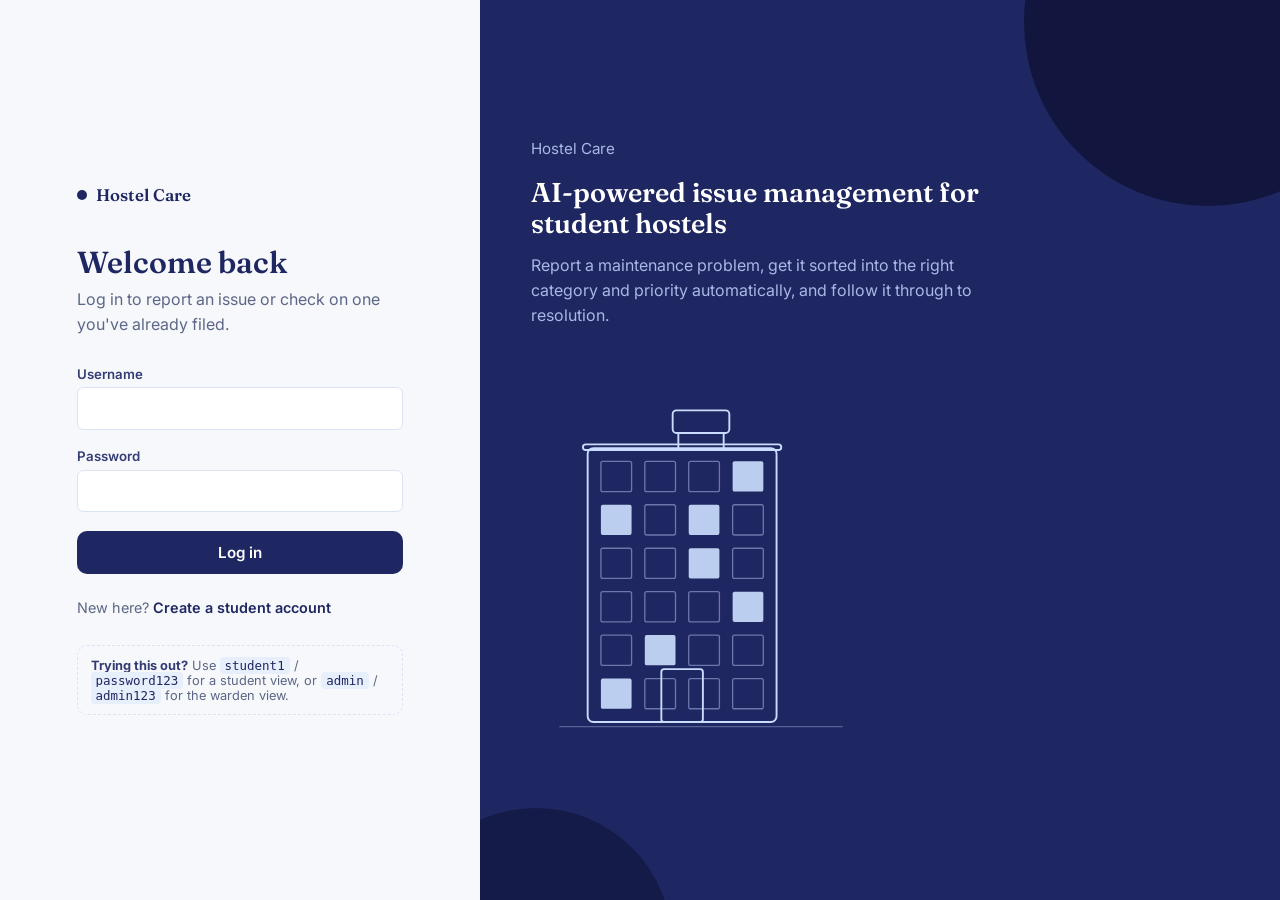
<file: index.html>
<!DOCTYPE html>
<html lang="en">
<head>
<meta charset="UTF-8">
<meta name="viewport" content="width=device-width, initial-scale=1.0">
<title>Log in · Hostel Care</title>
<link rel="manifest" href="manifest.json">
<meta name="theme-color" content="#1E2761">
<link rel="apple-touch-icon" href="apple-touch-icon.png">
<link rel="preconnect" href="https://fonts.googleapis.com">
<link href="https://fonts.googleapis.com/css2?family=Fraunces:wght@500;600&family=Inter:wght@400;500;600;700&display=swap" rel="stylesheet">
<link rel="stylesheet" href="css/styles.css">
</head>
<body>
<div class="auth-shell">
  <div class="auth-form-side">
    <div class="auth-panel">
      <a class="brand-mark" href="index.html"><span class="brand-dot"></span>Hostel Care</a>

      <h1>Welcome back</h1>
      <p class="lede">Log in to report an issue or check on one you've already filed.</p>

      <div id="formBanner"></div>

      <form id="loginForm" novalidate>
        <div class="field">
          <label for="username">Username</label>
          <input type="text" id="username" name="username" autocomplete="username" required>
        </div>
        <div class="field">
          <label for="password">Password</label>
          <input type="password" id="password" name="password" autocomplete="current-password" required>
        </div>
        <button type="submit" class="btn btn-primary btn-block">Log in</button>
      </form>

      <p class="auth-switch">New here? <a href="register.html">Create a student account</a></p>

      <div class="demo-box">
        <strong>Trying this out?</strong> Use <code>student1</code> / <code>password123</code> for a student view, or <code>admin</code> / <code>admin123</code> for the warden view.
      </div>
    </div>
  </div>

  <div class="auth-visual-side">
    <div class="auth-visual-inner">
      <p class="eyebrow-line">Hostel Care</p>
      <h2>AI-powered issue management for student hostels</h2>
      <p>Report a maintenance problem, get it sorted into the right category and priority automatically, and follow it through to resolution.</p>

      <svg class="building-illustration" viewBox="0 0 360 400" xmlns="http://www.w3.org/2000/svg" role="img" aria-label="Illustration of a hostel building at night with some windows lit">
        <line class="bld-ground" x1="30" y1="365" x2="330" y2="365"/>
        <rect class="bld-outline" x="150" y="30" width="60" height="24" rx="4"/>
        <line class="bld-outline" x1="156" y1="54" x2="156" y2="70"/>
        <line class="bld-outline" x1="204" y1="54" x2="204" y2="70"/>
        <rect class="bld-outline" x="55" y="66" width="210" height="6" rx="3"/>
        <rect class="bld-outline" x="60" y="70" width="200" height="290" rx="6"/>
        <rect class="bld-win" x="74.0" y="84.0" width="32.5" height="32.0" rx="2"/>
        <rect class="bld-win" x="120.5" y="84.0" width="32.5" height="32.0" rx="2"/>
        <rect class="bld-win" x="167.0" y="84.0" width="32.5" height="32.0" rx="2"/>
        <rect class="bld-win-lit" x="213.5" y="84.0" width="32.5" height="32.0" rx="2"/>
        <rect class="bld-win-lit" x="74.0" y="130.0" width="32.5" height="32.0" rx="2"/>
        <rect class="bld-win" x="120.5" y="130.0" width="32.5" height="32.0" rx="2"/>
        <rect class="bld-win-lit" x="167.0" y="130.0" width="32.5" height="32.0" rx="2"/>
        <rect class="bld-win" x="213.5" y="130.0" width="32.5" height="32.0" rx="2"/>
        <rect class="bld-win" x="74.0" y="176.0" width="32.5" height="32.0" rx="2"/>
        <rect class="bld-win" x="120.5" y="176.0" width="32.5" height="32.0" rx="2"/>
        <rect class="bld-win-lit" x="167.0" y="176.0" width="32.5" height="32.0" rx="2"/>
        <rect class="bld-win" x="213.5" y="176.0" width="32.5" height="32.0" rx="2"/>
        <rect class="bld-win" x="74.0" y="222.0" width="32.5" height="32.0" rx="2"/>
        <rect class="bld-win" x="120.5" y="222.0" width="32.5" height="32.0" rx="2"/>
        <rect class="bld-win" x="167.0" y="222.0" width="32.5" height="32.0" rx="2"/>
        <rect class="bld-win-lit" x="213.5" y="222.0" width="32.5" height="32.0" rx="2"/>
        <rect class="bld-win" x="74.0" y="268.0" width="32.5" height="32.0" rx="2"/>
        <rect class="bld-win-lit" x="120.5" y="268.0" width="32.5" height="32.0" rx="2"/>
        <rect class="bld-win" x="167.0" y="268.0" width="32.5" height="32.0" rx="2"/>
        <rect class="bld-win" x="213.5" y="268.0" width="32.5" height="32.0" rx="2"/>
        <rect class="bld-win-lit" x="74.0" y="314.0" width="32.5" height="32.0" rx="2"/>
        <rect class="bld-win" x="120.5" y="314.0" width="32.5" height="32.0" rx="2"/>
        <rect class="bld-win" x="167.0" y="314.0" width="32.5" height="32.0" rx="2"/>
        <rect class="bld-win" x="213.5" y="314.0" width="32.5" height="32.0" rx="2"/>
        <rect class="bld-outline" x="138" y="304" width="44" height="56" rx="3"/>
      </svg>
    </div>
  </div>
</div>

<script src="js/store.js"></script>
<script src="js/auth.js"></script>
<script>
  Store.seedIfEmpty();
  if (Store.getCurrentUser()) window.location.href = "dashboard.html";

  document.getElementById("loginForm").addEventListener("submit", function (e) {
    e.preventDefault();
    const username = document.getElementById("username").value.trim();
    const password = document.getElementById("password").value;
    const result = Auth.login(username, password);
    const banner = document.getElementById("formBanner");
    if (result.ok) {
      window.location.href = "dashboard.html";
    } else {
      banner.innerHTML = '<div class="form-banner error">' + result.error + "</div>";
    }
  });

  if ("serviceWorker" in navigator) {
    navigator.serviceWorker.register("sw.js");
  }
</script>
</body>
</html>
</file>
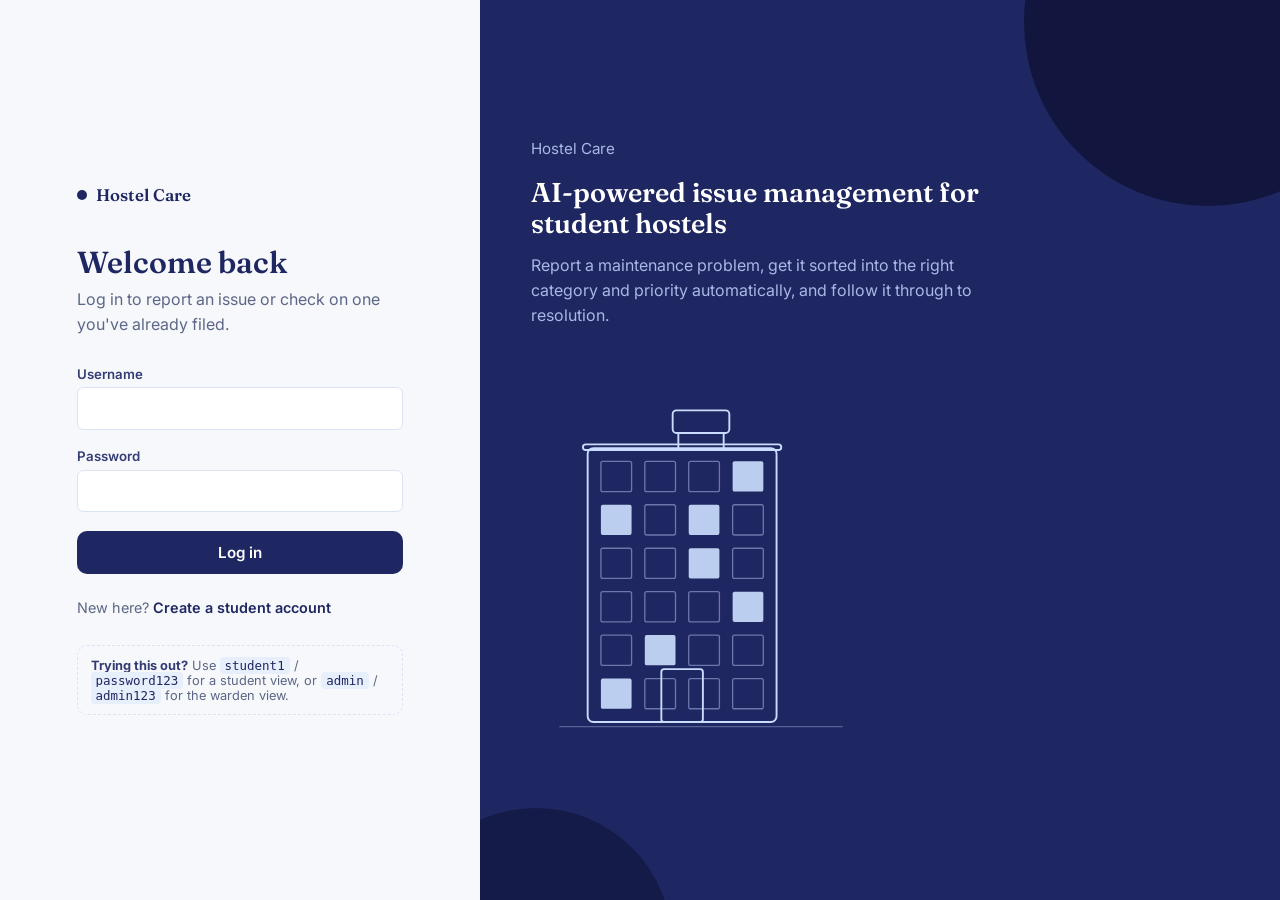
<file: complaint.html>
<!DOCTYPE html>
<html lang="en">
<head>
<meta charset="UTF-8">
<meta name="viewport" content="width=device-width, initial-scale=1.0">
<title>Complaint · Hostel Care</title>
<link rel="manifest" href="manifest.json">
<meta name="theme-color" content="#1E2761">
<link rel="apple-touch-icon" href="apple-touch-icon.png">
<link rel="preconnect" href="https://fonts.googleapis.com">
<link href="https://fonts.googleapis.com/css2?family=Fraunces:wght@500;600&family=Inter:wght@400;500;600;700&display=swap" rel="stylesheet">
<link rel="stylesheet" href="css/styles.css">
</head>
<body>
<div class="app-shell">
  <nav class="sidebar" id="sidebar"></nav>
  <main class="main" id="mainContent">
    <!-- filled by script -->
  </main>
</div>

<script src="js/store.js"></script>
<script src="js/auth.js"></script>
<script src="js/layout.js"></script>
<script>
  Store.seedIfEmpty();
  const user = Layout.mount("dashboard");

  function statusLabel(s) { return { open: "Open", in_progress: "In progress", resolved: "Resolved" }[s] || s; }
  function priorityLabel(p) { return { high: "High", medium: "Medium", low: "Low" }[p] || p; }
  function formatDate(iso) {
    if (!iso) return "—";
    return new Date(iso).toLocaleDateString(undefined, { day: "numeric", month: "short", year: "numeric" });
  }

  if (user) {
    const params = new URLSearchParams(window.location.search);
    const id = params.get("id");
    const justSubmitted = params.get("submitted") === "1";
    const complaint = Store.getComplaintById(id);
    const main = document.getElementById("mainContent");

    if (!complaint) {
      main.innerHTML =
        '<div class="panel detail-card"><div class="unauthorized"><h3>Complaint not found</h3><p>It may have been removed.</p>' +
        '<a class="btn btn-secondary" href="dashboard.html">Back to dashboard</a></div></div>';
    } else if (user.role === "student" && complaint.userId !== user.id) {
      main.innerHTML =
        '<div class="panel detail-card"><div class="unauthorized"><h3>Unauthorized</h3><p>This complaint belongs to another student.</p>' +
        '<a class="btn btn-secondary" href="dashboard.html">Back to dashboard</a></div></div>';
    } else {
      const owner = Store.getUsers().find((u) => u.id === complaint.userId);
      const isAdmin = user.role === "admin";

      let html = "";
      html += '<div class="main-header"><div><p style="margin-bottom:0.3em;"><a href="dashboard.html">&larr; Back to dashboard</a></p></div></div>';
      html += '<div class="panel detail-card"><div class="panel-body">';

      if (justSubmitted) {
        html +=
          '<div class="form-banner success">Complaint filed as ' + complaint.ticketNo +
          " — sorted as <strong>" + complaint.category + "</strong>, " + priorityLabel(complaint.priority).toLowerCase() +
          " priority.</div>";
      }

      html += '<div class="detail-top"><div><p class="ticket-no" style="margin-bottom:0.3em;">' + complaint.ticketNo + '</p><h1>' + Layout.escapeHtml(complaint.title) + "</h1></div></div>";

      html += '<div class="pill-row">' +
        '<span class="pill pill-category">' + complaint.category + '</span>' +
        '<span class="pill pill-' + complaint.priority + '">' + priorityLabel(complaint.priority) + ' priority</span>' +
        '<span class="pill pill-' + complaint.status + '">' + statusLabel(complaint.status) + '</span>' +
        "</div>";

      html += '<div class="detail-meta">';
      html += '<div><div class="k">Filed by</div><div class="v">' + Layout.escapeHtml(owner ? owner.name : "Unknown") + "</div></div>";
      html += '<div><div class="k">Room</div><div class="v">' + Layout.escapeHtml(owner && owner.roomNumber ? owner.roomNumber : "—") + "</div></div>";
      html += '<div><div class="k">Filed on</div><div class="v">' + formatDate(complaint.createdAt) + "</div></div>";
      html += '<div><div class="k">Assigned to</div><div class="v">' + Layout.escapeHtml(complaint.assignedWorker || "Not yet assigned") + "</div></div>";
      html += "</div>";

      html += '<h3 style="font-size:1rem;margin-bottom:0.5em;">Description</h3><p class="description-block">' + Layout.escapeHtml(complaint.description) + "</p>";

      if (complaint.photo) {
        html += '<h3 style="font-size:1rem;margin-bottom:0.5em;">Photo evidence</h3>';
        html += '<img src="' + complaint.photo + '" class="photo-evidence" alt="Photo attached to complaint">';
        if (complaint.photoLabel) {
          html += '<p class="field-hint">🤖 Photo analysis detected: ' + Layout.escapeHtml(complaint.photoLabel) + " (" + complaint.photoConfidence + "% match)</p>";
        }
      }

      html += '<h3 style="font-size:1rem;margin-bottom:0.3em;margin-top:1.2em;">AI classification confidence</h3>';
      html += '<div class="confidence-bar"><span style="width:' + complaint.confidence + '%"></span></div>';
      html += '<p class="field-hint">' + complaint.confidence + "% confident in this category and priority.</p>";

      if (complaint.status === "resolved") {
        html += '<hr class="divider"><h3 style="font-size:1rem;margin-bottom:0.3em;">Resolution</h3>';
        html += '<p class="field-hint" style="margin-bottom:0.5em;">Resolved on ' + formatDate(complaint.resolvedAt) + "</p>";
        html += '<p class="description-block">' + Layout.escapeHtml(complaint.resolutionNotes || "No notes were added.") + "</p>";

        // Feedback: students rate how the resolution went; admins just see it.
        if (!isAdmin) {
          if (complaint.rating) {
            html += '<hr class="divider"><h3 style="font-size:1rem;margin-bottom:0.5em;">Your feedback</h3>';
            html += '<div class="star-display">' + "★".repeat(complaint.rating) + "☆".repeat(5 - complaint.rating) + "</div>";
            if (complaint.feedbackComment) {
              html += '<p class="description-block" style="margin-top:0.5em;">' + Layout.escapeHtml(complaint.feedbackComment) + "</p>";
            }
          } else {
            html += '<hr class="divider"><h3 style="font-size:1rem;margin-bottom:0.5em;">Rate this resolution</h3>';
            html += '<div id="starPicker" class="star-picker">' +
              [1, 2, 3, 4, 5].map((n) => '<span class="star" data-value="' + n + '">☆</span>').join("") +
              "</div>";
            html += '<div class="field" style="margin-top:0.8em;"><textarea id="feedbackComment" placeholder="Anything you\'d like to add (optional)"></textarea></div>';
            html += '<button type="button" id="submitFeedbackBtn" class="btn btn-primary" disabled>Submit feedback</button>';
          }
        } else if (complaint.rating) {
          html += '<hr class="divider"><h3 style="font-size:1rem;margin-bottom:0.5em;">Student feedback</h3>';
          html += '<div class="star-display">' + "★".repeat(complaint.rating) + "☆".repeat(5 - complaint.rating) + "</div>";
          if (complaint.feedbackComment) {
            html += '<p class="description-block" style="margin-top:0.5em;">' + Layout.escapeHtml(complaint.feedbackComment) + "</p>";
          }
        }
      }

      if (isAdmin) {
        const suggestedWorker = complaint.assignedWorker || Store.suggestWorkerForCategory(complaint.category);
        html += '<hr class="divider"><h3 style="font-size:1rem;margin-bottom:0.8em;">Manage this ticket</h3>';
        html += '<form id="manageForm">';
        html += '<div class="field-row">';
        html += '<div class="field"><label for="statusSelect">Status</label><select id="statusSelect">' +
          ["open", "in_progress", "resolved"].map((s) => '<option value="' + s + '"' + (s === complaint.status ? " selected" : "") + '>' + statusLabel(s) + "</option>").join("") +
          "</select></div>";
        html += '<div class="field"><label for="workerSelect">Assign worker</label><select id="workerSelect"><option value="">Not assigned</option>' +
          Store.WORKERS.map((w) => '<option value="' + w + '"' + (w === suggestedWorker ? " selected" : "") + '>' + w + "</option>").join("") +
          "</select>" +
          (!complaint.assignedWorker ? '<p class="field-hint">🤖 AI-suggested based on category — change if needed.</p>' : "") +
          "</div>";
        html += "</div>";
        html += '<div class="field"><label for="notesInput">Resolution notes</label><textarea id="notesInput" placeholder="What was done to fix this?">' + Layout.escapeHtml(complaint.resolutionNotes || "") + "</textarea></div>";
        html += '<div class="field-row" style="align-items:center;">';
        html += '<button type="submit" class="btn btn-primary">Save changes</button>';
        html += '<button type="button" id="deleteBtn" class="btn btn-danger-text" style="margin-left:auto;">Delete ticket</button>';
        html += "</div>";
        html += "</form>";
      }

      html += "</div></div>";
      main.innerHTML = html;

      if (isAdmin) {
        document.getElementById("manageForm").addEventListener("submit", function (e) {
          e.preventDefault();
          const status = document.getElementById("statusSelect").value;
          const assignedWorker = document.getElementById("workerSelect").value;
          const resolutionNotes = document.getElementById("notesInput").value.trim();
          const patch = { status: status, assignedWorker: assignedWorker, resolutionNotes: resolutionNotes };
          if (status === "resolved" && complaint.status !== "resolved") {
            patch.resolvedAt = new Date().toISOString();
          }
          if (status !== "resolved") {
            patch.resolvedAt = null;
          }
          Store.updateComplaint(complaint.id, patch);
          window.location.href = "complaint.html?id=" + complaint.id;
        });

        document.getElementById("deleteBtn").addEventListener("click", function () {
          if (window.confirm("Delete ticket " + complaint.ticketNo + "? This can't be undone.")) {
            Store.deleteComplaint(complaint.id);
            window.location.href = "dashboard.html";
          }
        });
      }

      const starPicker = document.getElementById("starPicker");
      if (starPicker) {
        let selectedRating = 0;
        const stars = starPicker.querySelectorAll(".star");
        const submitBtn = document.getElementById("submitFeedbackBtn");

        function paintStars(value) {
          stars.forEach(function (s) {
            s.textContent = Number(s.dataset.value) <= value ? "★" : "☆";
          });
        }

        stars.forEach(function (s) {
          s.addEventListener("click", function () {
            selectedRating = Number(s.dataset.value);
            paintStars(selectedRating);
            submitBtn.disabled = false;
          });
        });

        submitBtn.addEventListener("click", function () {
          if (!selectedRating) return;
          const comment = document.getElementById("feedbackComment").value.trim();
          Store.submitFeedback(complaint.id, selectedRating, comment);
          window.location.href = "complaint.html?id=" + complaint.id;
        });
      }
    }
  }

  if ("serviceWorker" in navigator) {
    navigator.serviceWorker.register("sw.js");
  }
</script>
</body>
</html>
</file>
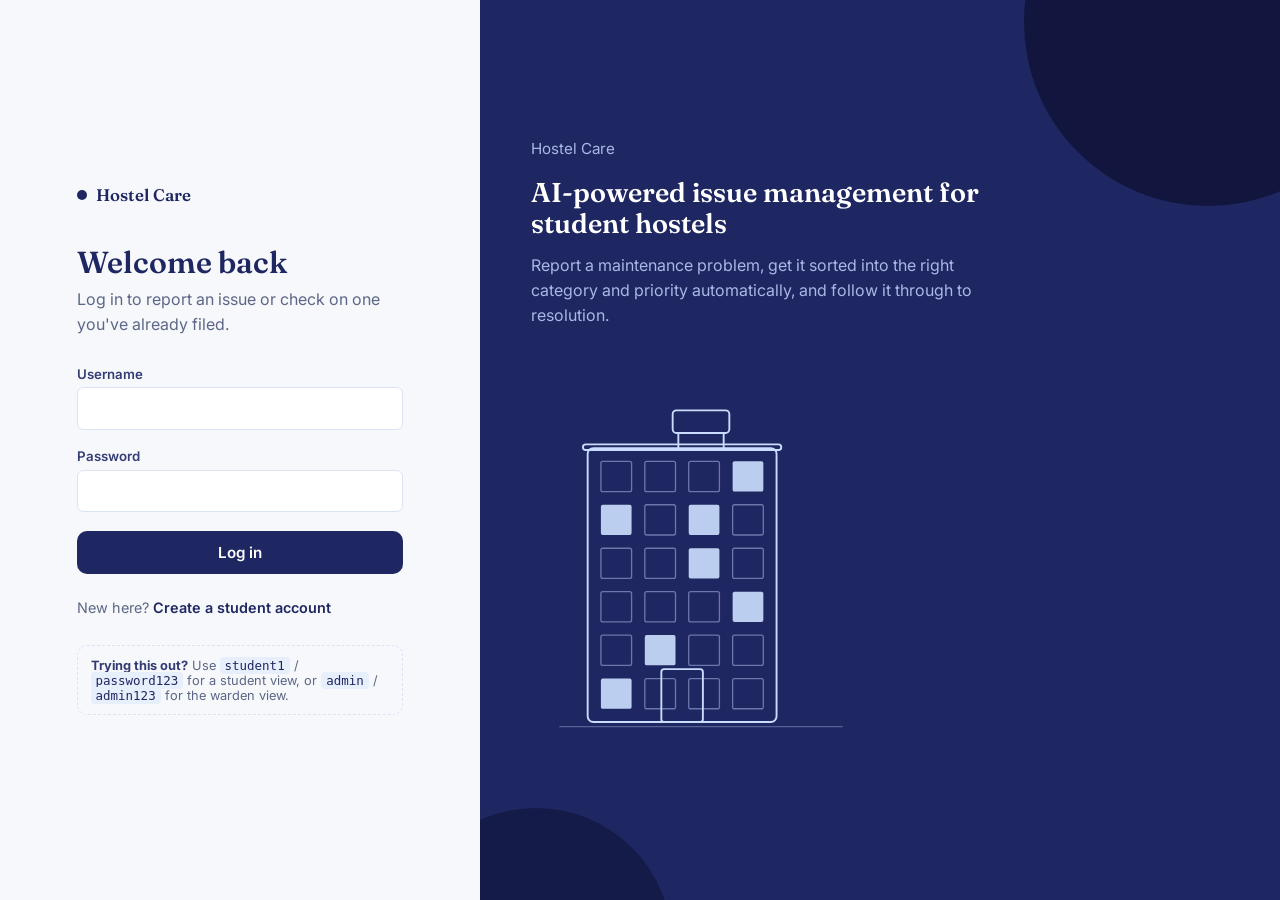
<file: dashboard.html>
<!DOCTYPE html>
<html lang="en">
<head>
<meta charset="UTF-8">
<meta name="viewport" content="width=device-width, initial-scale=1.0">
<title>Dashboard · Hostel Care</title>
<link rel="manifest" href="manifest.json">
<meta name="theme-color" content="#1E2761">
<link rel="apple-touch-icon" href="apple-touch-icon.png">
<link rel="preconnect" href="https://fonts.googleapis.com">
<link href="https://fonts.googleapis.com/css2?family=Fraunces:wght@500;600&family=Inter:wght@400;500;600;700&display=swap" rel="stylesheet">
<link rel="stylesheet" href="css/styles.css">
</head>
<body>
<div class="app-shell">
  <nav class="sidebar" id="sidebar"></nav>
  <main class="main">
    <div class="main-header">
      <div>
        <div class="title-row">
          <h1 id="pageTitle">Dashboard</h1>
          <span class="pill pill-admin" id="adminBadge" style="display:none;">Warden Access</span>
        </div>
        <p id="pageSubtitle"></p>
      </div>
      <a href="submit-complaint.html" class="btn btn-primary" id="newComplaintBtn">Submit a complaint</a>
    </div>

    <div class="stat-row" id="statRow"></div>

    <div class="panel">
      <div class="panel-header">
        <h2 id="panelTitle">Complaints</h2>
        <select id="statusFilter" style="display:none">
          <option value="all">All statuses</option>
          <option value="open">Open</option>
          <option value="in_progress">In progress</option>
          <option value="resolved">Resolved</option>
        </select>
      </div>
      <div id="tableWrap"></div>
    </div>
  </main>
</div>

<script src="js/store.js"></script>
<script src="js/auth.js"></script>
<script src="js/layout.js"></script>
<script>
  Store.seedIfEmpty();
  const user = Layout.mount("dashboard");
  if (user) {
    const isAdmin = user.role === "admin";
    document.getElementById("pageTitle").textContent = isAdmin ? "Admin dashboard" : "Hi, " + user.name.split(" ")[0];
    document.getElementById("pageSubtitle").textContent = isAdmin
      ? "Every complaint filed across the hostel — resolve them here."
      : "Here's what's happening with the issues you've reported.";
    document.getElementById("panelTitle").textContent = isAdmin ? "All complaints" : "Your complaints";

    if (isAdmin) {
      document.getElementById("newComplaintBtn").style.display = "none";
      document.getElementById("adminBadge").style.display = "inline-flex";
    }

    const statusFilter = document.getElementById("statusFilter");
    if (isAdmin) statusFilter.style.display = "inline-block";

    function statusLabel(s) {
      return { open: "Open", in_progress: "In progress", resolved: "Resolved" }[s] || s;
    }
    function priorityLabel(p) {
      return { high: "High", medium: "Medium", low: "Low" }[p] || p;
    }
    function formatDate(iso) {
      const d = new Date(iso);
      return d.toLocaleDateString(undefined, { day: "numeric", month: "short", year: "numeric" });
    }

    function allComplaints() {
      const list = Store.getComplaints();
      const scoped = isAdmin ? list : list.filter((c) => c.userId === user.id);
      return scoped.sort((a, b) => new Date(b.createdAt) - new Date(a.createdAt));
    }

    function renderStats(list) {
      const total = list.length;
      const open = list.filter((c) => c.status === "open").length;
      const inProgress = list.filter((c) => c.status === "in_progress").length;
      const resolved = list.filter((c) => c.status === "resolved").length;
      const cards = [
        { num: total, label: "Total" },
        { num: open, label: "Open" },
        { num: inProgress, label: "In progress" },
        { num: resolved, label: "Resolved" },
      ];
      if (isAdmin) {
        cards.push({ num: list.filter((c) => c.priority === "high").length, label: "High priority" });
      }
      document.getElementById("statRow").innerHTML = cards
        .map((c) => '<div class="stat-card"><div class="num">' + c.num + '</div><div class="label">' + c.label + "</div></div>")
        .join("");
    }

    function renderTable() {
      const filterVal = statusFilter.value;
      let list = allComplaints();
      if (isAdmin && filterVal !== "all") list = list.filter((c) => c.status === filterVal);
      renderStats(allComplaints());

      const wrap = document.getElementById("tableWrap");
      if (list.length === 0) {
        wrap.innerHTML =
          '<div class="empty-state"><h3>No complaints yet</h3><p>' +
          (isAdmin ? "Nothing has been filed yet." : "Report a maintenance issue and it'll show up here.") +
          "</p></div>";
        return;
      }

      const rows = list
        .map(function (c) {
          const studentCell = isAdmin
            ? (function () {
                const u = Store.getUsers().find((x) => x.id === c.userId);
                return (
                  '<td><div>' + Layout.escapeHtml(u ? u.name : "Unknown") + "</div>" +
                  '<div class="ticket-meta">' + Layout.escapeHtml(u && u.roomNumber ? "Room " + u.roomNumber : "") + "</div></td>"
                );
              })()
            : "";
          return (
            "<tr>" +
            '<td class="ticket-no">' + c.ticketNo + "</td>" +
            '<td class="ticket-title-cell"><a href="complaint.html?id=' + c.id + '">' + Layout.escapeHtml(c.title) + "</a>" +
            (c.photo ? ' <span title="Photo attached">📷</span>' : "") + "</td>" +
            studentCell +
            '<td><span class="pill pill-category">' + c.category + "</span></td>" +
            '<td><span class="pill pill-' + c.priority + '">' + priorityLabel(c.priority) + "</span></td>" +
            '<td><span class="pill pill-' + c.status + '">' + statusLabel(c.status) + "</span></td>" +
            "<td>" + formatDate(c.createdAt) + "</td>" +
            "</tr>"
          );
        })
        .join("");

      wrap.innerHTML =
        '<table class="ticket-table"><thead><tr>' +
        "<th>Ticket</th><th>Issue</th>" +
        (isAdmin ? "<th>Student</th>" : "") +
        "<th>Category</th><th>Priority</th><th>Status</th><th>Filed</th>" +
        "</tr></thead><tbody>" + rows + "</tbody></table>";
    }

    statusFilter.addEventListener("change", renderTable);
    renderTable();
  }

  if ("serviceWorker" in navigator) {
    navigator.serviceWorker.register("sw.js");
  }
</script>
</body>
</html>
</file>
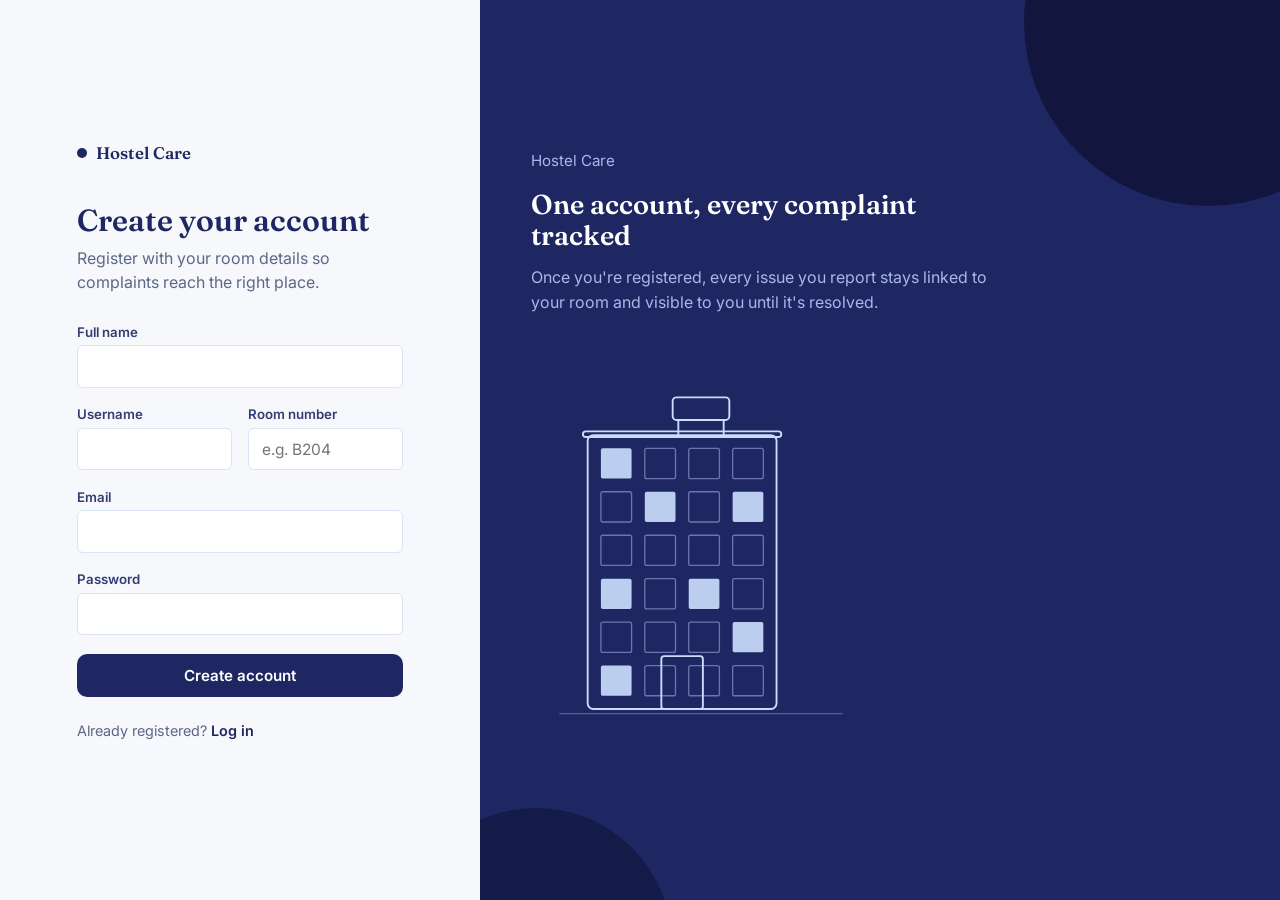
<file: register.html>
<!DOCTYPE html>
<html lang="en">
<head>
<meta charset="UTF-8">
<meta name="viewport" content="width=device-width, initial-scale=1.0">
<title>Create account · Hostel Care</title>
<link rel="manifest" href="manifest.json">
<meta name="theme-color" content="#1E2761">
<link rel="apple-touch-icon" href="apple-touch-icon.png">
<link rel="preconnect" href="https://fonts.googleapis.com">
<link href="https://fonts.googleapis.com/css2?family=Fraunces:wght@500;600&family=Inter:wght@400;500;600;700&display=swap" rel="stylesheet">
<link rel="stylesheet" href="css/styles.css">
</head>
<body>
<div class="auth-shell">
  <div class="auth-form-side">
    <div class="auth-panel">
      <a class="brand-mark" href="index.html"><span class="brand-dot"></span>Hostel Care</a>

      <h1>Create your account</h1>
      <p class="lede">Register with your room details so complaints reach the right place.</p>

      <div id="formBanner"></div>

      <form id="registerForm" novalidate>
        <div class="field">
          <label for="name">Full name</label>
          <input type="text" id="name" name="name" autocomplete="name" required>
        </div>
        <div class="field-row">
          <div class="field">
            <label for="username">Username</label>
            <input type="text" id="username" name="username" autocomplete="username" required>
          </div>
          <div class="field">
            <label for="roomNumber">Room number</label>
            <input type="text" id="roomNumber" name="roomNumber" placeholder="e.g. B204" required>
          </div>
        </div>
        <div class="field">
          <label for="email">Email</label>
          <input type="email" id="email" name="email" autocomplete="email" required>
        </div>
        <div class="field">
          <label for="password">Password</label>
          <input type="password" id="password" name="password" autocomplete="new-password" required>
        </div>
        <button type="submit" class="btn btn-primary btn-block">Create account</button>
      </form>

      <p class="auth-switch">Already registered? <a href="index.html">Log in</a></p>
    </div>
  </div>

  <div class="auth-visual-side">
    <div class="auth-visual-inner">
      <p class="eyebrow-line">Hostel Care</p>
      <h2>One account, every complaint tracked</h2>
      <p>Once you're registered, every issue you report stays linked to your room and visible to you until it's resolved.</p>

      <svg class="building-illustration" viewBox="0 0 360 400" xmlns="http://www.w3.org/2000/svg" role="img" aria-label="Illustration of a hostel building at night with some windows lit">
        <line class="bld-ground" x1="30" y1="365" x2="330" y2="365"/>
        <rect class="bld-outline" x="150" y="30" width="60" height="24" rx="4"/>
        <line class="bld-outline" x1="156" y1="54" x2="156" y2="70"/>
        <line class="bld-outline" x1="204" y1="54" x2="204" y2="70"/>
        <rect class="bld-outline" x="55" y="66" width="210" height="6" rx="3"/>
        <rect class="bld-outline" x="60" y="70" width="200" height="290" rx="6"/>
        <rect class="bld-win-lit" x="74.0" y="84.0" width="32.5" height="32.0" rx="2"/>
        <rect class="bld-win" x="120.5" y="84.0" width="32.5" height="32.0" rx="2"/>
        <rect class="bld-win" x="167.0" y="84.0" width="32.5" height="32.0" rx="2"/>
        <rect class="bld-win" x="213.5" y="84.0" width="32.5" height="32.0" rx="2"/>
        <rect class="bld-win" x="74.0" y="130.0" width="32.5" height="32.0" rx="2"/>
        <rect class="bld-win-lit" x="120.5" y="130.0" width="32.5" height="32.0" rx="2"/>
        <rect class="bld-win" x="167.0" y="130.0" width="32.5" height="32.0" rx="2"/>
        <rect class="bld-win-lit" x="213.5" y="130.0" width="32.5" height="32.0" rx="2"/>
        <rect class="bld-win" x="74.0" y="176.0" width="32.5" height="32.0" rx="2"/>
        <rect class="bld-win" x="120.5" y="176.0" width="32.5" height="32.0" rx="2"/>
        <rect class="bld-win" x="167.0" y="176.0" width="32.5" height="32.0" rx="2"/>
        <rect class="bld-win" x="213.5" y="176.0" width="32.5" height="32.0" rx="2"/>
        <rect class="bld-win-lit" x="74.0" y="222.0" width="32.5" height="32.0" rx="2"/>
        <rect class="bld-win" x="120.5" y="222.0" width="32.5" height="32.0" rx="2"/>
        <rect class="bld-win-lit" x="167.0" y="222.0" width="32.5" height="32.0" rx="2"/>
        <rect class="bld-win" x="213.5" y="222.0" width="32.5" height="32.0" rx="2"/>
        <rect class="bld-win" x="74.0" y="268.0" width="32.5" height="32.0" rx="2"/>
        <rect class="bld-win" x="120.5" y="268.0" width="32.5" height="32.0" rx="2"/>
        <rect class="bld-win" x="167.0" y="268.0" width="32.5" height="32.0" rx="2"/>
        <rect class="bld-win-lit" x="213.5" y="268.0" width="32.5" height="32.0" rx="2"/>
        <rect class="bld-win-lit" x="74.0" y="314.0" width="32.5" height="32.0" rx="2"/>
        <rect class="bld-win" x="120.5" y="314.0" width="32.5" height="32.0" rx="2"/>
        <rect class="bld-win" x="167.0" y="314.0" width="32.5" height="32.0" rx="2"/>
        <rect class="bld-win" x="213.5" y="314.0" width="32.5" height="32.0" rx="2"/>
        <rect class="bld-outline" x="138" y="304" width="44" height="56" rx="3"/>
      </svg>
    </div>
  </div>
</div>

<script src="js/store.js"></script>
<script src="js/auth.js"></script>
<script>
  Store.seedIfEmpty();
  if (Store.getCurrentUser()) window.location.href = "dashboard.html";

  document.getElementById("registerForm").addEventListener("submit", function (e) {
    e.preventDefault();
    const fields = {
      name: document.getElementById("name").value.trim(),
      username: document.getElementById("username").value.trim(),
      roomNumber: document.getElementById("roomNumber").value.trim(),
      email: document.getElementById("email").value.trim(),
      password: document.getElementById("password").value,
    };
    const banner = document.getElementById("formBanner");
    if (!fields.name || !fields.username || !fields.email || !fields.password) {
      banner.innerHTML = '<div class="form-banner error">Please fill in every field.</div>';
      return;
    }
    const result = Auth.register(fields);
    if (result.ok) {
      Store.setSession(result.user.id);
      window.location.href = "dashboard.html";
    } else {
      banner.innerHTML = '<div class="form-banner error">' + result.error + "</div>";
    }
  });

  if ("serviceWorker" in navigator) {
    navigator.serviceWorker.register("sw.js");
  }
</script>
</body>
</html>
</file>
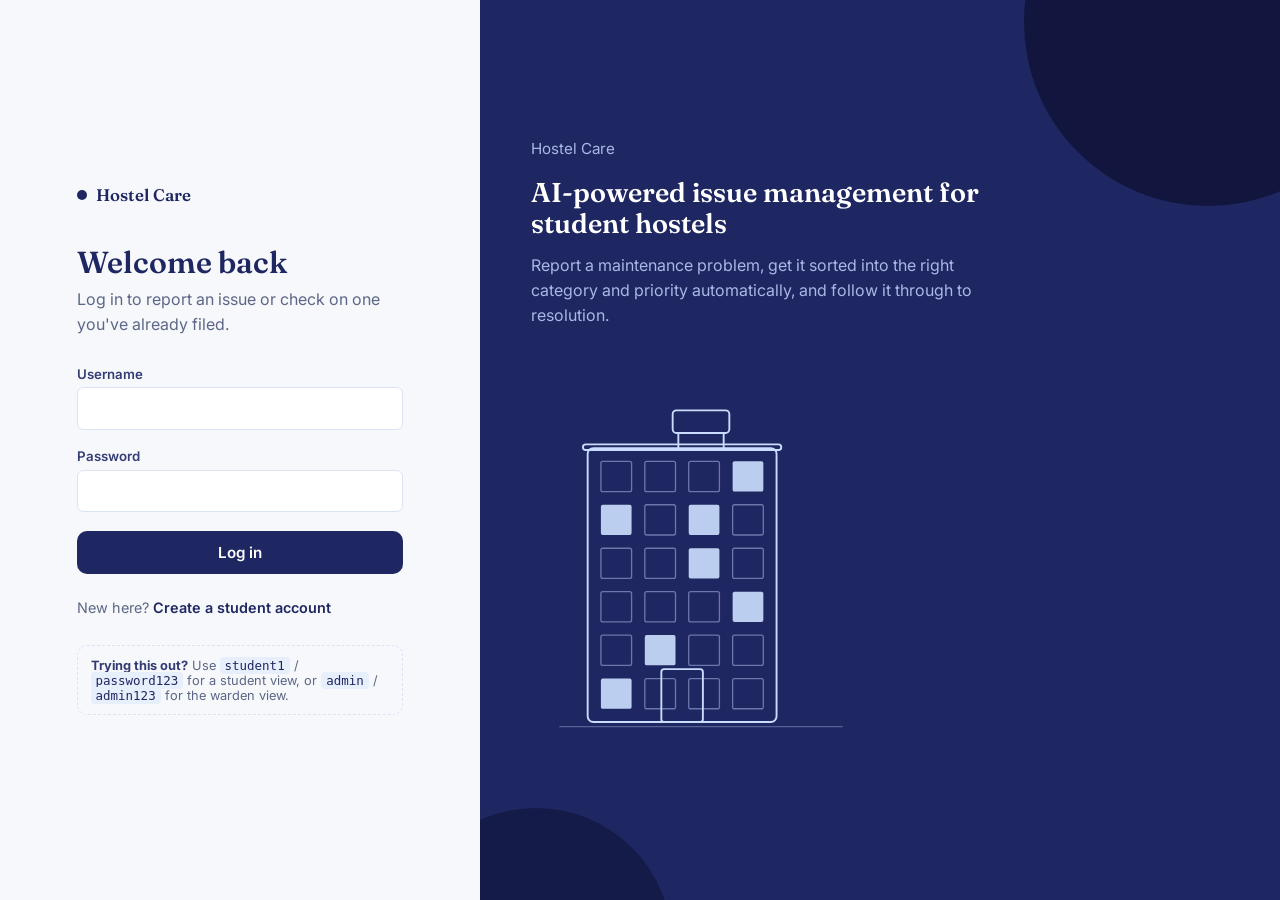
<file: submit-complaint.html>
<!DOCTYPE html>
<html lang="en">
<head>
<meta charset="UTF-8">
<meta name="viewport" content="width=device-width, initial-scale=1.0">
<title>Submit a complaint · Hostel Care</title>
<link rel="preconnect" href="https://fonts.googleapis.com">
<link href="https://fonts.googleapis.com/css2?family=Fraunces:wght@500;600&family=Inter:wght@400;500;600;700&display=swap" rel="stylesheet">
<link rel="stylesheet" href="css/styles.css">
</head>
<body>
<div class="app-shell">
  <nav class="sidebar" id="sidebar"></nav>
  <main class="main">
    <div class="main-header">
      <div>
        <h1>Submit a complaint</h1>
        <p>Describe the issue in your own words — category and priority are detected for you.</p>
      </div>
    </div>

    <div class="panel form-card">
      <div class="panel-body">
        <div id="formBanner"></div>
        <form id="complaintForm" novalidate>
          <div class="field">
            <label for="title">Title</label>
            <input type="text" id="title" placeholder="Short summary, e.g. Leaking tap in room bathroom" required>
          </div>
          <div class="field">
            <label for="description">Description</label>
            <textarea id="description" placeholder="What's happening, since when, and anything the maintenance team should know." required></textarea>
          </div>
          <div class="field">
            <label for="photo">Photo (optional)</label>
            <input type="file" id="photo" accept="image/*">
            <img id="photoPreview" class="photo-preview" alt="Selected photo preview">
            <div id="visionStatus" class="vision-status"></div>
          </div>
          <button type="submit" class="btn btn-primary">Submit complaint</button>
        </form>
        <div class="ai-note">
          <span aria-hidden="true">🤖</span>
          <div>Hostel Care reads your description (and photo, if you add one) to sort the issue into a category — Plumber, Electrician, Carpenter, Mess, or General — and flag how urgent it is.</div>
        </div>
      </div>
    </div>
  </main>
</div>

<script src="js/store.js"></script>
<script src="js/auth.js"></script>
<script src="js/layout.js"></script>
<script src="js/classifier.js"></script>
<script src="js/gemini-vision.js"></script>
<script>
  Store.seedIfEmpty();
  const user = Layout.mount("submit");

  let photoBase64 = "";
  let photoDataUrl = "";
  let geminiResult = null; // {category, priority, confidence} from the photo, if Gemini succeeded

  if (user && user.role === "admin") {
    window.location.href = "dashboard.html";
  } else if (user) {
    document.getElementById("photo").addEventListener("change", async function (e) {
      const file = e.target.files[0];
      const status = document.getElementById("visionStatus");
      const preview = document.getElementById("photoPreview");
      if (!file) return;

      geminiResult = null;
      status.textContent = "Analyzing photo…";
      try {
        const resized = await GeminiVision.resizeImageFile(file, 480, 0.7);
        photoDataUrl = resized.dataUrl;
        photoBase64 = GeminiVision.stripDataUrlPrefix(resized.dataUrl);
        preview.src = photoDataUrl;
        preview.style.display = "block";

        const title = document.getElementById("title").value.trim();
        const description = document.getElementById("description").value.trim();
        geminiResult = await GeminiVision.classify(title, description, photoBase64);

        status.textContent = geminiResult
          ? "🤖 Photo suggests: " + geminiResult.category + " issue (" + geminiResult.confidence + "% confidence)"
          : "🤖 Couldn't get a confident read from the photo — your description will be used instead.";
      } catch (err) {
        console.warn("Photo analysis failed:", err);
        status.textContent = "Couldn't analyze the photo (offline, or AI unavailable) — it'll still be attached when you submit.";
      }
    });

    document.getElementById("complaintForm").addEventListener("submit", function (e) {
      e.preventDefault();
      const title = document.getElementById("title").value.trim();
      const description = document.getElementById("description").value.trim();
      const banner = document.getElementById("formBanner");
      if (!title || !description) {
        banner.innerHTML = '<div class="form-banner error">Please add both a title and a description.</div>';
        return;
      }

      // Prefer the Gemini result (text + photo together) when we have one;
      // otherwise fall back to the local keyword classifier (text only).
      // This keeps the app working even with no internet or no API key.
      let category, priority, confidence;
      if (geminiResult) {
        category = geminiResult.category;
        priority = geminiResult.priority;
        confidence = geminiResult.confidence;
      } else {
        const result = Classifier.classify(title, description);
        category = result.category;
        priority = result.priority;
        confidence = result.confidence;
      }

      const complaint = Store.addComplaint({
        userId: user.id,
        title: title,
        description: description,
        category: category,
        priority: priority,
        confidence: confidence,
        photo: photoDataUrl,
      });
      window.location.href = "complaint.html?id=" + complaint.id + "&submitted=1";
    });
  }
</script>
</body>
</html>
</file>
<file: css/styles.css>
/* ============================================================
   Hostel Care — design tokens
   ============================================================ */
:root{
  --ink: #1E2761;
  --ink-deep: #12163F;
  --ink-soft: #333C73;
  --paper: #F7F8FC;
  --paper-raised: #FFFFFF;
  --ice: #CADCFC;
  --ice-soft: #E7EEFC;
  --line: #DCE3F5;
  --text: #1B2140;
  --text-muted: #5C6787;
  --text-on-ink: #EAF0FE;
  --text-on-ink-muted: #A9B8E6;

  --amber: #B9791F;
  --amber-bg: #FBF0DD;
  --red: #C0392B;
  --red-bg: #FBE7E4;
  --green: #2E7D32;
  --green-bg: #E4F2E5;

  --font-display: "Fraunces", Georgia, serif;
  --font-body: "Inter", -apple-system, BlinkMacSystemFont, "Segoe UI", sans-serif;

  --radius-s: 6px;
  --radius-m: 10px;
  --radius-l: 16px;
  --shadow-card: 0 1px 2px rgba(18,22,63,0.06), 0 8px 24px rgba(18,22,63,0.06);
}

*, *::before, *::after{ box-sizing: border-box; }
html, body{ height: 100%; }
body{
  margin: 0;
  font-family: var(--font-body);
  color: var(--text);
  background: var(--paper);
  -webkit-font-smoothing: antialiased;
}
h1, h2, h3, h4{
  font-family: var(--font-display);
  color: var(--ink);
  margin: 0 0 0.4em;
  font-weight: 600;
  line-height: 1.15;
}
p{ margin: 0 0 1em; color: var(--text-muted); line-height: 1.55; }
a{ color: var(--ink); }
ul{ margin:0; padding:0; }

.visually-hidden{
  position:absolute; width:1px; height:1px; overflow:hidden;
  clip:rect(0,0,0,0); white-space:nowrap; border:0; padding:0; margin:-1px;
}

:focus-visible{
  outline: 3px solid var(--ink-soft);
  outline-offset: 2px;
}

@media (prefers-reduced-motion: reduce){
  *{ animation-duration: 0.01ms !important; animation-iteration-count: 1 !important; transition-duration: 0.01ms !important; }
}

/* ============================================================
   Buttons & form fields
   ============================================================ */
.btn{
  display: inline-flex;
  align-items: center;
  justify-content: center;
  gap: 0.5em;
  font-family: var(--font-body);
  font-size: 0.95rem;
  font-weight: 600;
  padding: 0.75em 1.4em;
  border-radius: var(--radius-m);
  border: 1px solid transparent;
  cursor: pointer;
  text-decoration: none;
  transition: background-color 120ms ease, border-color 120ms ease, color 120ms ease;
}
.btn-primary{ background: var(--ink); color: #fff; }
.btn-primary:hover{ background: var(--ink-deep); }
.btn-secondary{ background: transparent; color: var(--ink); border-color: var(--line); }
.btn-secondary:hover{ background: var(--ice-soft); }
.btn-block{ width: 100%; }
.btn-sm{ padding: 0.5em 1em; font-size: 0.85rem; }
.btn-danger-text{ background: transparent; color: var(--red); border: none; padding: 0.4em 0; font-weight: 600; }

.field{ margin-bottom: 1.15em; }
.field label{
  display:block; font-size: 0.83rem; font-weight: 600;
  color: var(--ink-soft); margin-bottom: 0.4em;
}
.field input, .field textarea, .field select{
  width: 100%;
  font-family: var(--font-body);
  font-size: 0.97rem;
  color: var(--text);
  background: var(--paper-raised);
  border: 1px solid var(--line);
  border-radius: var(--radius-s);
  padding: 0.7em 0.85em;
}
.field input:focus, .field textarea:focus, .field select:focus{
  outline: none;
  border-color: var(--ink-soft);
  box-shadow: 0 0 0 3px var(--ice-soft);
}
.field textarea{ min-height: 7.5em; resize: vertical; line-height: 1.5; }
.field-row{ display:flex; gap: 1em; }
.field-row .field{ flex: 1; }
.field-hint{ font-size: 0.8rem; color: var(--text-muted); margin-top: 0.35em; }

.form-banner{
  padding: 0.85em 1em;
  border-radius: var(--radius-s);
  font-size: 0.88rem;
  font-weight: 600;
  margin-bottom: 1.1em;
}
.form-banner.error{ background: var(--red-bg); color: var(--red); }
.form-banner.success{ background: var(--green-bg); color: var(--green); }

/* ============================================================
   Pills — status / priority / category
   ============================================================ */
.pill{
  display: inline-flex;
  align-items: center;
  gap: 0.4em;
  padding: 0.28em 0.75em;
  border-radius: 999px;
  font-size: 0.78rem;
  font-weight: 600;
  white-space: nowrap;
}
.pill::before{ content:""; width: 6px; height: 6px; border-radius: 999px; background: currentColor; }
.pill-open{ background: var(--red-bg); color: var(--red); }
.pill-in_progress{ background: var(--amber-bg); color: var(--amber); }
.pill-resolved{ background: var(--green-bg); color: var(--green); }
.pill-high{ background: var(--red-bg); color: var(--red); }
.pill-medium{ background: var(--amber-bg); color: var(--amber); }
.pill-low{ background: var(--green-bg); color: var(--green); }
.pill-category{ background: var(--ice-soft); color: var(--ink-soft); }

/* ============================================================
   Auth shell (login / register)
   ============================================================ */
.auth-shell{
  min-height: 100vh;
  display: grid;
  grid-template-columns: minmax(0,480px) 1fr;
}
.auth-form-side{
  display:flex; flex-direction:column; justify-content:center;
  padding: 3vw 6vw;
  background: var(--paper);
}
.auth-panel{
  max-width: 380px;
  animation: rise 480ms ease-out both;
}
@keyframes rise{
  from{ opacity: 0; transform: translateY(10px); }
  to{ opacity: 1; transform: translateY(0); }
}
.brand-mark{
  display:flex; align-items:center; gap:0.55em;
  font-family: var(--font-display); font-weight:600; font-size:1.05rem;
  color: var(--ink); margin-bottom: 2.4em; text-decoration:none;
}
.brand-mark .brand-dot{
  width: 10px; height:10px; border-radius:999px; background: var(--ink);
}
.auth-panel h1{ font-size: 1.9rem; margin-bottom: 0.25em; }
.auth-panel > p.lede{ margin-bottom: 1.8em; }
.auth-switch{ margin-top: 1.6em; font-size: 0.9rem; color: var(--text-muted); }
.auth-switch a{ font-weight: 600; text-decoration: none; }
.auth-switch a:hover{ text-decoration: underline; }

.demo-box{
  margin-top: 2em;
  border: 1px dashed var(--line);
  border-radius: var(--radius-m);
  padding: 0.9em 1em;
  font-size: 0.8rem;
  color: var(--text-muted);
}
.demo-box strong{ color: var(--ink-soft); }
.demo-box code{
  background: var(--ice-soft); color: var(--ink); padding: 0.1em 0.4em; border-radius: 4px; font-size: 0.78rem;
}

.auth-visual-side{
  position: relative;
  background: var(--ink);
  color: var(--text-on-ink);
  display:flex; flex-direction:column; justify-content:center;
  padding: 4vw;
  overflow: hidden;
}
.auth-visual-side::before{
  content:"";
  position:absolute; top:-18%; right:-14%;
  width: 46%; aspect-ratio:1/1; border-radius:999px;
  background: var(--ink-deep);
}
.auth-visual-side::after{
  content:"";
  position:absolute; bottom:-20%; left:-10%;
  width: 34%; aspect-ratio:1/1; border-radius:999px;
  background: var(--ink-deep);
  opacity: 0.7;
}
.auth-visual-inner{ position:relative; z-index:1; max-width: 460px; }
.auth-visual-inner .eyebrow-line{
  font-size: 0.95rem; color: var(--text-on-ink-muted); margin-bottom: 1.1em;
}
.auth-visual-inner h2{ color:#fff; font-size: 1.7rem; margin-bottom: 0.5em; }
.auth-visual-inner p{ color: var(--text-on-ink-muted); }
.building-illustration{ margin-top: 2.4em; width: 100%; max-width: 340px; height: auto; }
.building-illustration .bld-outline{ fill:none; stroke: var(--ice); stroke-width:2; }
.building-illustration .bld-win{ fill:none; stroke: var(--text-on-ink-muted); stroke-width:1.4; opacity:0.55; }
.building-illustration .bld-win-lit{ fill: var(--ice); opacity:0.92; }
.building-illustration .bld-ground{ stroke: var(--text-on-ink-muted); stroke-width:1.4; opacity:0.4; }

/* ============================================================
   App shell (dashboard / submit / complaint)
   ============================================================ */
.app-shell{ min-height: 100vh; display:flex; }
.sidebar{
  width: 240px;
  flex-shrink: 0;
  background: var(--ink);
  color: var(--text-on-ink);
  display:flex; flex-direction:column;
  padding: 1.6em 1.3em;
}
.sidebar .brand-mark{ color:#fff; margin-bottom: 2.2em; }
.sidebar .brand-mark .brand-dot{ background: var(--ice); }
.nav-links{ list-style:none; display:flex; flex-direction:column; gap:0.3em; flex:1; }
.nav-links a{
  display:flex; align-items:center; gap:0.65em;
  padding: 0.65em 0.8em; border-radius: var(--radius-s);
  color: var(--text-on-ink-muted); text-decoration:none; font-size:0.92rem; font-weight:500;
}
.nav-links a:hover{ background: rgba(255,255,255,0.06); color:#fff; }
.nav-links a.active{ background: var(--ice); color: var(--ink); font-weight:600; }
.nav-dot{ width:6px; height:6px; border-radius:999px; background:currentColor; flex-shrink:0; }

.sidebar-user{
  border-top: 1px solid rgba(255,255,255,0.12);
  padding-top: 1.1em;
  margin-top: 1.1em;
}
.sidebar-user .name{ font-weight:600; font-size:0.92rem; color:#fff; }
.sidebar-user .role{ font-size:0.78rem; color: var(--text-on-ink-muted); margin-bottom: 0.8em; text-transform: capitalize; }

.main{ flex:1; min-width:0; padding: 2.4em 3vw; }
.main-header{
  display:flex; justify-content:space-between; align-items:flex-start;
  gap:1.5em; margin-bottom: 1.8em; flex-wrap:wrap;
}
.main-header h1{ font-size: 1.7rem; margin-bottom: 0.2em; }
.main-header p{ margin:0; }

.stat-row{ display:grid; grid-template-columns: repeat(auto-fit, minmax(140px,1fr)); gap: 1em; margin-bottom: 2em; }
.stat-card{
  background: var(--paper-raised); border: 1px solid var(--line); border-radius: var(--radius-m);
  padding: 1.1em 1.2em;
}
.stat-card .num{ font-family: var(--font-display); font-size: 1.9rem; color: var(--ink); line-height:1; }
.stat-card .label{ font-size: 0.8rem; color: var(--text-muted); margin-top: 0.35em; }

.panel{
  background: var(--paper-raised); border: 1px solid var(--line);
  border-radius: var(--radius-l); box-shadow: var(--shadow-card);
  overflow: hidden;
}
.panel-header{
  display:flex; justify-content:space-between; align-items:center; gap:1em;
  padding: 1.1em 1.4em; border-bottom: 1px solid var(--line); flex-wrap:wrap;
}
.panel-header h2{ font-size: 1.05rem; margin:0; }
.panel-header select{
  font-family: var(--font-body); font-size: 0.85rem; padding: 0.4em 0.7em;
  border-radius: var(--radius-s); border: 1px solid var(--line); background: var(--paper);
}

.ticket-table{ width:100%; border-collapse: collapse; }
.ticket-table th{
  text-align:left; font-size:0.75rem; text-transform: uppercase; letter-spacing:0.04em;
  color: var(--text-muted); padding: 0.8em 1.4em; border-bottom: 1px solid var(--line);
  font-weight:600;
}
.ticket-table td{
  padding: 0.95em 1.4em; border-bottom: 1px solid var(--line); font-size: 0.9rem; vertical-align: middle;
}
.ticket-table tbody tr:last-child td{ border-bottom:none; }
.ticket-table tbody tr:hover{ background: var(--paper); }
.ticket-no{ font-family: var(--font-body); color: var(--text-muted); font-size:0.82rem; }
.ticket-title-cell a{ color: var(--text); font-weight:600; text-decoration:none; }
.ticket-title-cell a:hover{ text-decoration: underline; }
.ticket-meta{ font-size:0.78rem; color: var(--text-muted); margin-top:0.15em; }

.empty-state{ padding: 3.5em 1.4em; text-align:center; color: var(--text-muted); }
.empty-state h3{ color: var(--ink); font-size:1.1rem; margin-bottom:0.3em; }

/* ============================================================
   Form card (submit complaint)
   ============================================================ */
.form-card{ max-width: 620px; }
.form-card .panel-body{ padding: 1.6em 1.4em; }
.ai-note{
  display:flex; gap:0.7em; align-items:flex-start;
  background: var(--ice-soft); border-radius: var(--radius-m);
  padding: 0.9em 1em; font-size: 0.82rem; color: var(--ink-soft); margin-top: 1.4em;
}

/* ============================================================
   Complaint detail
   ============================================================ */
.detail-card{ max-width: 720px; }
.detail-card .panel-body{ padding: 1.8em 1.6em; }
.detail-top{ display:flex; justify-content:space-between; align-items:flex-start; gap:1em; flex-wrap:wrap; margin-bottom:0.6em; }
.detail-top h1{ font-size:1.5rem; margin-bottom:0.25em; }
.pill-row{ display:flex; gap:0.5em; flex-wrap:wrap; margin: 0.8em 0 1.4em; }
.detail-meta{ display:grid; grid-template-columns: repeat(auto-fit,minmax(150px,1fr)); gap:1em; margin: 1.4em 0; padding: 1.1em; background: var(--paper); border-radius: var(--radius-m); }
.detail-meta .k{ font-size:0.74rem; text-transform:uppercase; letter-spacing:0.03em; color: var(--text-muted); margin-bottom:0.25em; }
.detail-meta .v{ font-size:0.92rem; color: var(--text); font-weight:600; }
.description-block{ line-height:1.65; }
.confidence-bar{
  height:6px; background: var(--line); border-radius:999px; overflow:hidden; margin-top:0.5em;
}
.confidence-bar span{ display:block; height:100%; background: var(--ink); }

.divider{ border:none; border-top:1px solid var(--line); margin: 1.8em 0; }
.unauthorized{ text-align:center; padding: 3em 1em; }

/* ============================================================
   Feedback / star rating
   ============================================================ */
.star-picker{ font-size: 1.9rem; line-height:1; }
.star-picker .star{ cursor:pointer; color: var(--amber); margin-right: 0.15em; user-select:none; }
.star-display{ font-size: 1.5rem; color: var(--amber); line-height:1; }

/* ============================================================
   Responsive
   ============================================================ */
@media (max-width: 880px){
  .auth-shell{ grid-template-columns: 1fr; }
  .auth-visual-side{ display:none; }
  .auth-form-side{ padding: 8vw 7vw; }

  .app-shell{ flex-direction:column; }
  .sidebar{ width:100%; flex-direction:row; flex-wrap:wrap; align-items:center; padding: 1em 1.2em; gap:0.9em 1.4em; }
  .sidebar .brand-mark{ margin-bottom:0; flex: 1 0 100%; white-space:nowrap; }
  .nav-links{ flex-direction:row; flex:none; }

  /* Keep the logout button reachable on mobile instead of hiding it
     entirely — only hide the name/role text to save space, and push
     the button to the end of the row. */
  .sidebar-user{
    display: flex;
    align-items: center;
    border-top: none;
    padding-top: 0;
    margin-top: 0;
    margin-left: auto;
  }
  .sidebar-user .name,
  .sidebar-user .role{
    display: none;
  }
  .sidebar-user .btn-danger-text{
    padding: 0.45em 1em;
    border: 1px solid rgba(255,255,255,0.3);
    border-radius: var(--radius-s);
    color: #fff;
  }

  .main{ padding: 1.6em 5vw; }
}
</file>
